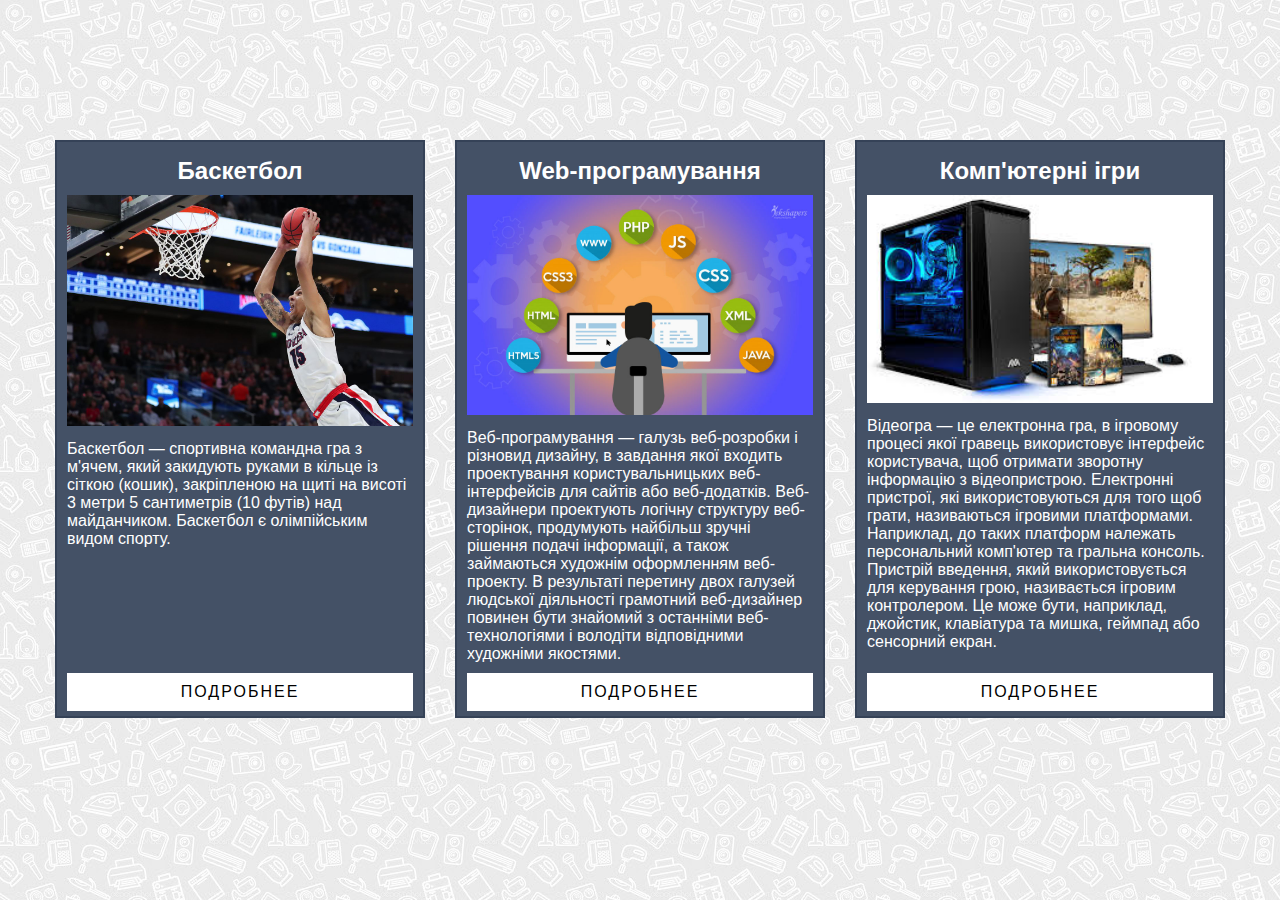
<file: index.html>
<!DOCTYPE html>
<html lang="en">
<head>
	<meta charset="UTF-8">
	<meta name="viewport" content="width=device-width, initial-scale=1.0">
	<meta http-equiv="X-UA-Compatible" content="ie=edge">
	<title>Мої захоплення</title>
	<link rel="stylesheet" href="assets/css/main.css">
</head>
<body>
	<div class="wrapper">
		<main class="main">
			<div class="container">
				<div class="main__body">
					<div class="main__column">
						<div class="main__item">
							<div class="item__title">Баскетбол</div>
							<div class="item__image"><img src="assets/img/basketball.jpg" alt="basketball"></div>
							<div class="item__description">
								Баскетбол — спортивна командна гра з м'ячем, який закидують руками в кільце із сіткою (кошик), закріпленою на щиті на висоті 3 метри 5 сантиметрів (10 футів) над майданчиком. Баскетбол є олімпійським видом спорту.
							</div>
							<a href="basket.html" class="item__link">Подробнее</a>
						</div>
					</div>
					<div class="main__column">
						<div class="main__item">
							<div class="item__title">Web-програмування</div>
							<div class="item__image"><img src="assets/img/web.jpg" alt="basketball"></div>
							<div class="item__description">
								Веб-програмування — галузь веб-розробки і різновид дизайну, в завдання якої входить проектування користувальницьких веб-інтерфейсів для сайтів або веб-додатків. Веб-дизайнери проектують логічну структуру веб-сторінок, продумують найбільш зручні рішення подачі інформації, а також займаються художнім оформленням веб-проекту. В результаті перетину двох галузей людської діяльності грамотний веб-дизайнер повинен бути знайомий з останніми веб-технологіями і володіти відповідними художніми якостями.
							</div>
							<a href="web.html" class="item__link">Подробнее</a>
						</div>
					</div>	
					<div class="main__column">
						<div class="main__item">
							<div class="item__title">Комп'ютерні ігри</div>
							<div class="item__image"><img src="assets/img/games.jpg" alt="basketball"></div>
							<div class="item__description">
								Відеогра — це електронна гра, в ігровому процесі якої гравець використовує інтерфейс користувача, щоб отримати зворотну інформацію з відеопристрою. Електронні пристрої, які використовуються для того щоб грати, називаються ігровими платформами. Наприклад, до таких платформ належать персональний комп'ютер та гральна консоль. Пристрій введення, який використовується для керування грою, називається ігровим контролером. Це може бути, наприклад, джойстик, клавіатура та мишка, геймпад або сенсорний екран.
							</div>
							<a href="games.html" class="item__link">Подробнее</a>
						</div>
					</div>	
				</div>
			</div>
		</main>
	</div>
</body>
</html>
</file>
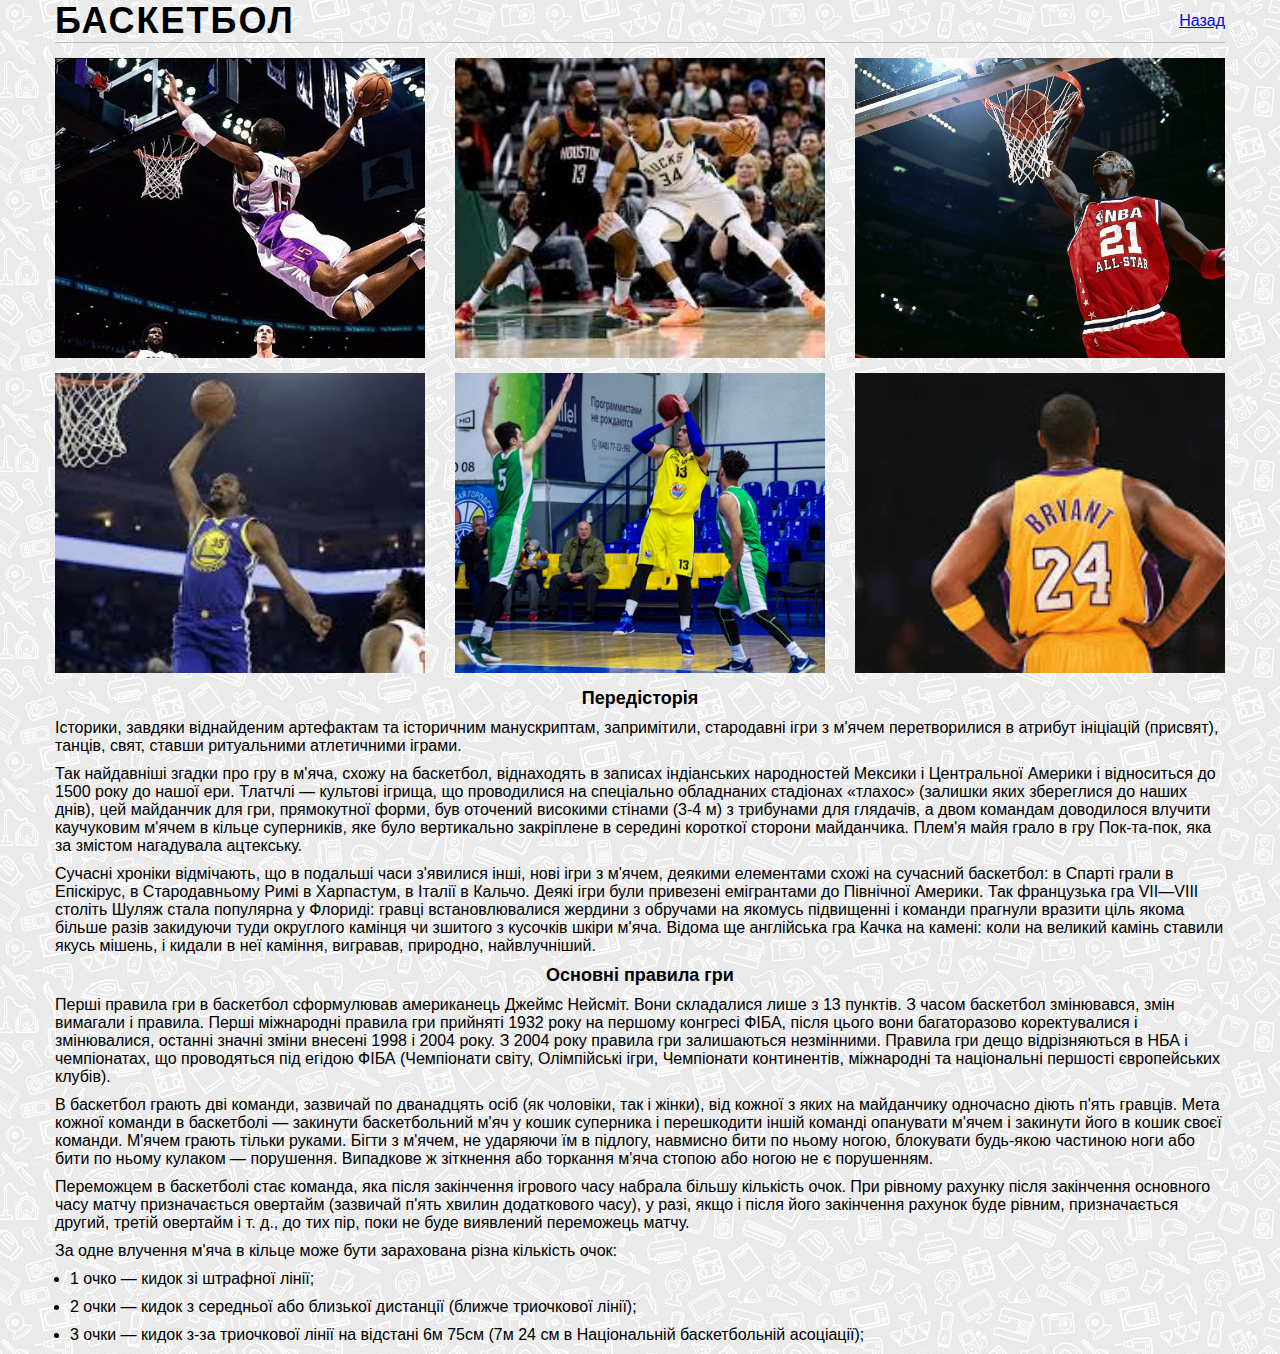
<file: basket.html>
<!DOCTYPE html>
<html lang="en">
<head>
	<meta charset="UTF-8">
	<meta name="viewport" content="width=device-width, initial-scale=1.0">
	<meta http-equiv="X-UA-Compatible" content="ie=edge">
	<title>Захоплення | Баскетбол</title>
	<link rel="stylesheet" href="assets/css/main.css">
</head>
<body>
	<div class="wrapper">
		<div class="basket">
			<div class="container">
				<div class="basket__body">
					<div class="basket__titles">
						<div class="basket__title">Баскетбол</div>
						<a href="index.html" class="back__link">Назад</a>
					</div>
					<div class="basket__gallery">
						<div class="basket__row">
							<div class="basket__column">
								<div class="basket__item first"></div>
							</div>
							<div class="basket__column">
								<div class="basket__item second"></div>
							</div>
							<div class="basket__column">
								<div class="basket__item third"></div>
							</div>
						</div>
						<div class="basket__row">
							<div class="basket__column">
								<div class="basket__item fourth"></div>
							</div>
							<div class="basket__column">
								<div class="basket__item fifth"></div>
							</div>
							<div class="basket__column">
								<div class="basket__item sixth"></div>
							</div>
						</div>
					</div>
					<div class="basket__text">
						<div class="text__subtitle">Передісторія</div>
						<p>Історики, завдяки віднайденим артефактам та історичним манускриптам, запримітили, стародавні ігри з м'ячем перетворилися в атрибут ініціацій (присвят), танців, свят, ставши ритуальними атлетичними іграми.</p>
						<p>Так найдавніші згадки про гру в м'яча, схожу на баскетбол, віднаходять в записах індіанських народностей Мексики і Центральної Америки і відноситься до 1500 року до нашої ери. Тлатчлі — культові ігрища, що проводилися на спеціально обладнаних стадіонах «тлахос» (залишки яких збереглися до наших днів), цей майданчик для гри, прямокутної форми, був оточений високими стінами (3-4 м) з трибунами для глядачів, а двом командам доводилося влучити каучуковим м'ячем в кільце суперників, яке було вертикально закріплене в середині короткої сторони майданчика. Плем'я майя грало в гру Пок-та-пок, яка за змістом нагадувала ацтекську.</p>
						<p>Сучасні хроніки відмічають, що в подальші часи з'явилися інші, нові ігри з м'ячем, деякими елементами схожі на сучасний баскетбол: в Спарті грали в Епіскірус, в Стародавньому Римі в Харпастум, в Італії в Кальчо. Деякі ігри були привезені емігрантами до Північної Америки. Так французька гра VII—VIII століть Шуляж стала популярна у Флориді: гравці встановлювалися жердини з обручами на якомусь підвищенні і команди прагнули вразити ціль якома більше разів закидуючи туди округлого камінця чи зшитого з кусочків шкіри м'яча. Відома ще англійська гра Качка на камені: коли на великий камінь ставили якусь мішень, і кидали в неї каміння, вигравав, природно, найвлучніший.</p>
						<div class="text__subtitle">Основні правила гри</div>
						<p>Перші правила гри в баскетбол сформулював американець Джеймс Нейсміт. Вони складалися лише з 13 пунктів. З часом баскетбол змінювався, змін вимагали і правила. Перші міжнародні правила гри прийняті 1932 року на першому конгресі ФІБА, після цього вони багаторазово коректувалися і змінювалися, останні значні зміни внесені 1998 і 2004 року. З 2004 року правила гри залишаються незмінними. Правила гри дещо відрізняються в НБА і чемпіонатах, що проводяться під егідою ФІБА (Чемпіонати світу, Олімпійські ігри, Чемпіонати континентів, міжнародні та національні першості європейських клубів).</p>
						<p>В баскетбол грають дві команди, зазвичай по дванадцять осіб (як чоловіки, так і жінки), від кожної з яких на майданчику одночасно діють п'ять гравців. Мета кожної команди в баскетболі — закинути баскетбольний м'яч у кошик суперника і перешкодити іншій команді опанувати м'ячем і закинути його в кошик своєї команди. М'ячем грають тільки руками. Бігти з м'ячем, не ударяючи їм в підлогу, навмисно бити по ньому ногою, блокувати будь-якою частиною ноги або бити по ньому кулаком — ​​порушення. Випадкове ж зіткнення або торкання м'яча стопою або ногою не є порушенням.</p>
						<p>Переможцем в баскетболі стає команда, яка після закінчення ігрового часу набрала більшу кількість очок. При рівному рахунку після закінчення основного часу матчу призначається овертайм (зазвичай п'ять хвилин додаткового часу), у разі, якщо і після його закінчення рахунок буде рівним, призначається другий, третій овертайм і т. д., до тих пір, поки не буде виявлений переможець матчу.</p>
						<p>За одне влучення м'яча в кільце може бути зарахована різна кількість очок:</p>
						<ul class="text__list">
							<li>
								<p>1 очко — кидок зі штрафної лінії;</p>
							</li>
							<li>
								<p>2 очки — кидок з середньої або близької дистанції (ближче триочкової лінії);</p>
							</li>
							<li>
								<p>3 очки — кидок з-за триочкової лінії на відстані 6м 75см (7м 24 см в Національній баскетбольній асоціації);</p>
							</li>
						</ul>
					</div>
				</div>
			</div>
		</div>
	</div>
</body>
</html>
</file>
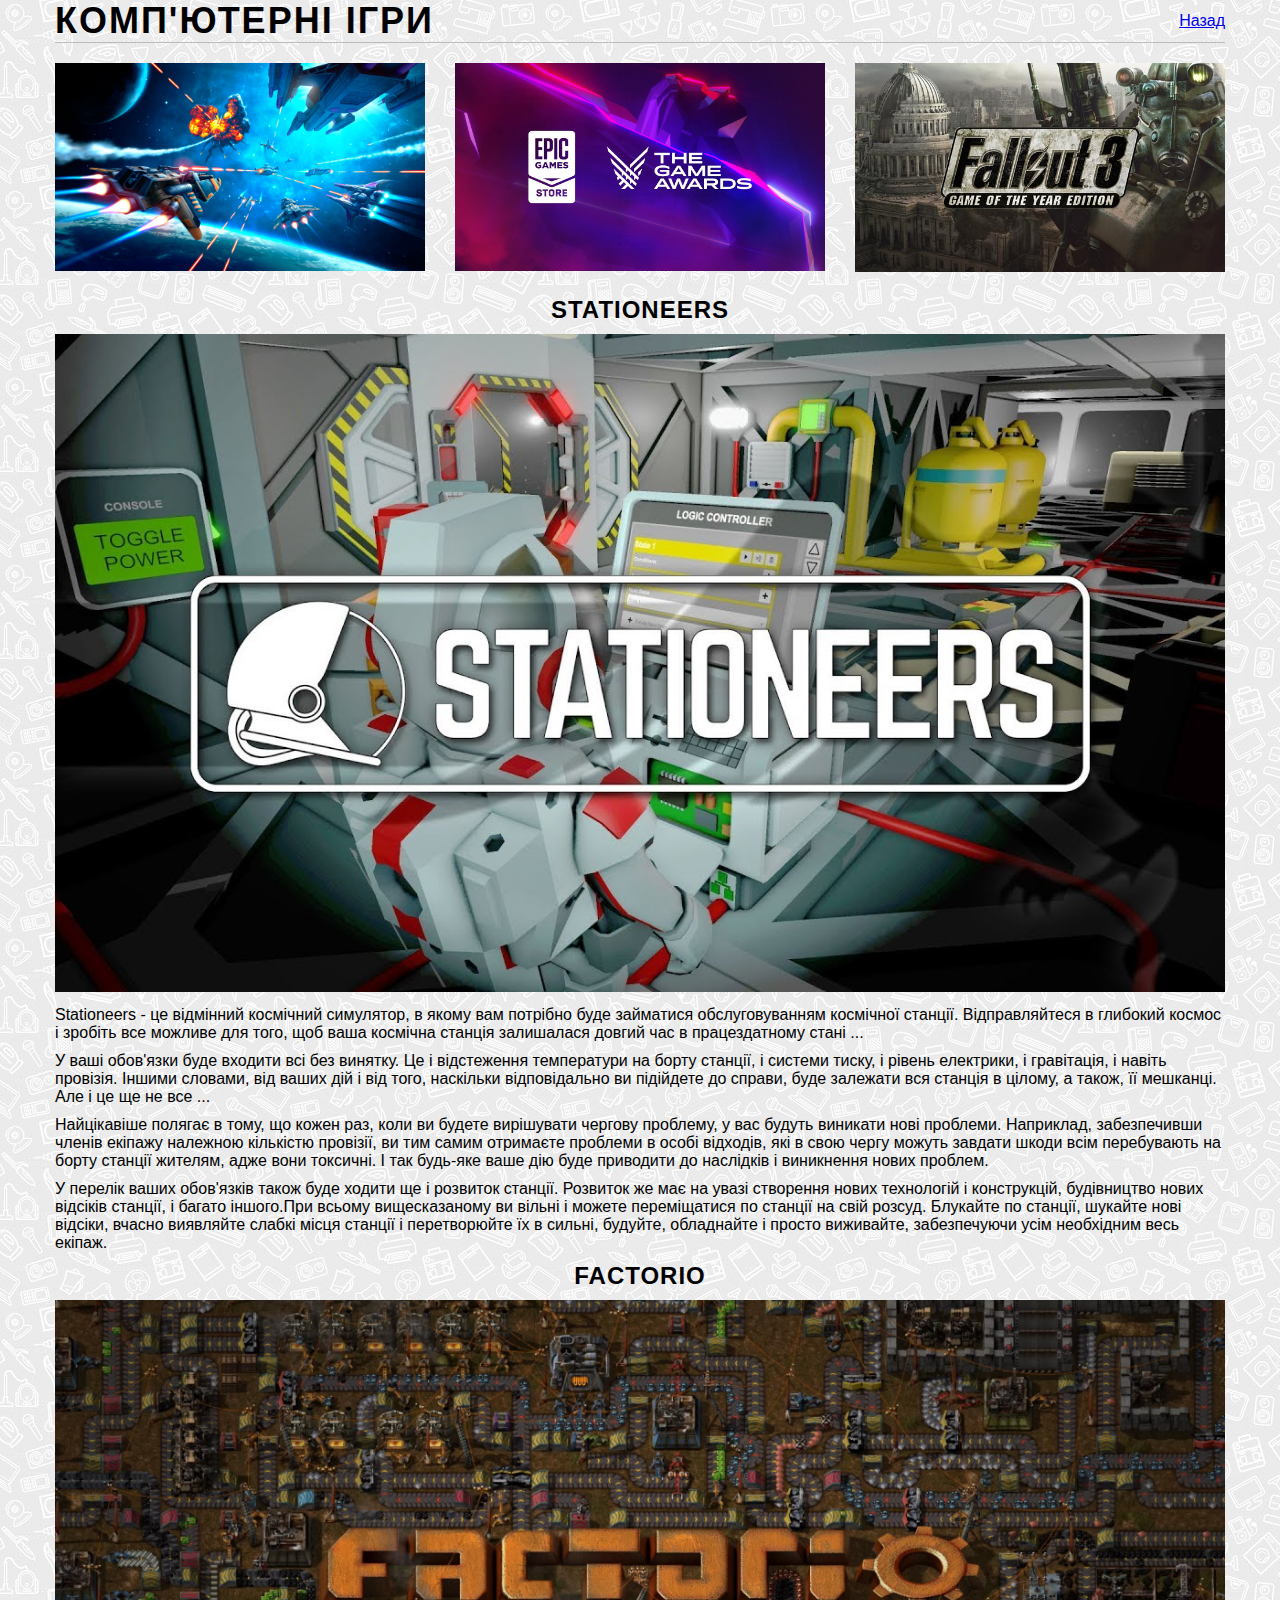
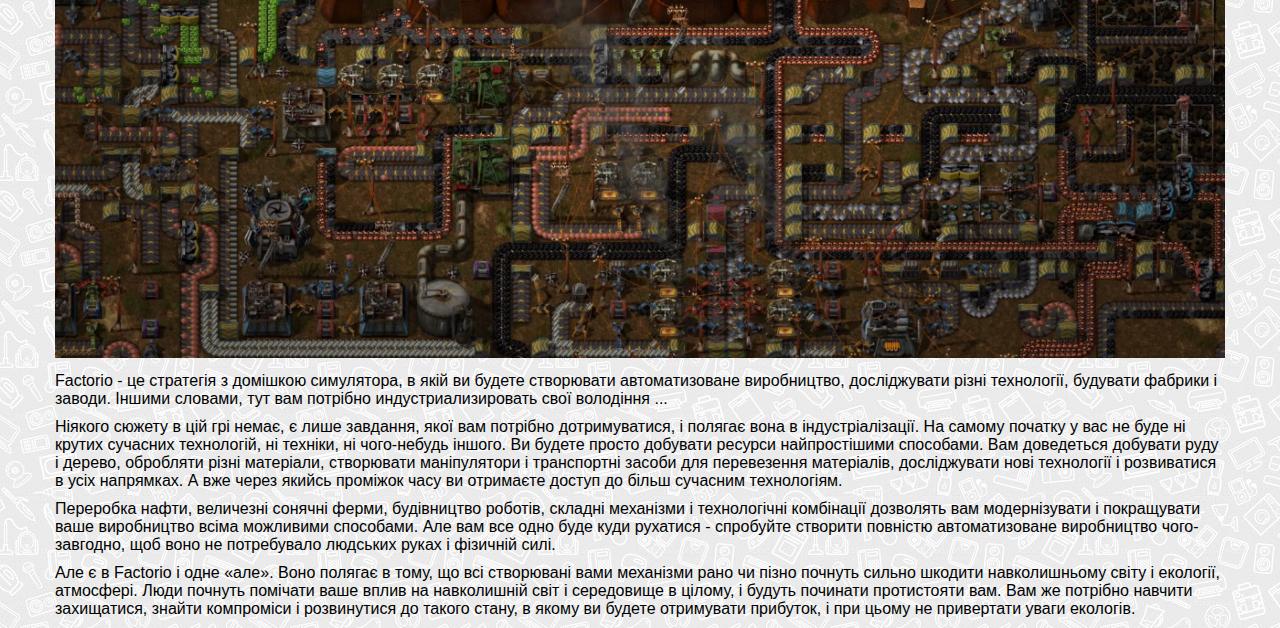
<file: games.html>
<!DOCTYPE html>
<html lang="en">
<head>
	<meta charset="UTF-8">
	<meta name="viewport" content="width=device-width, initial-scale=1.0">
	<meta http-equiv="X-UA-Compatible" content="ie=edge">
	<title>Захоплення | Комп'ютерні ігри</title>
	<link rel="stylesheet" href="assets/css/main.css">
</head>
<body>
	<div class="wrapper">
		<div class="games">
			<div class="container">
				<div class="games__body">
					<div class="games__titles">
						<div class="games__title">Комп'ютерні ігри</div>
						<a href="index.html" class="back__link">Назад</a>
					</div>
					<div class="games__gallery">
						<div class="gallery__row">
							<div class="gallery__column">
								<div class="gallery__item">
									<img src="assets/img/games/1.jpg" alt="">
								</div>
							</div>
							<div class="gallery__column">
								<div class="gallery__item">
									<img src="assets/img/games/2.jpg" alt="">
								</div>
							</div>
							<div class="gallery__column">
								<div class="gallery__item">
									<img src="assets/img/games/3.jpg" alt="">
								</div>
							</div>
						</div>
					</div>
					<div class="games__text">
						<div class="text__stationeers">
							<div class="text__subtitle games__subtitle">Stationeers</div>
							<div class="text__img"><img src="assets/img/games/stationeers.jpg" alt=""></div>
							<p>Stationeers - це відмінний космічний симулятор, в якому вам потрібно буде займатися обслуговуванням космічної станції. Відправляйтеся в глибокий космос і зробіть все можливе для того, щоб ваша космічна станція залишалася довгий час в працездатному стані ...</p>
							<p>У ваші обов'язки буде входити всі без винятку. Це і відстеження температури на борту станції, і системи тиску, і рівень електрики, і гравітація, і навіть провізія. Іншими словами, від ваших дій і від того, наскільки відповідально ви підійдете до справи, буде залежати вся станція в цілому, а також, її мешканці. Але і це ще не все ...</p>
							<p>Найцікавіше полягає в тому, що кожен раз, коли ви будете вирішувати чергову проблему, у вас будуть виникати нові проблеми. Наприклад, забезпечивши членів екіпажу належною кількістю провізії, ви тим самим отримаєте проблеми в особі відходів, які в свою чергу можуть завдати шкоди всім перебувають на борту станції жителям, адже вони токсичні. І так будь-яке ваше дію буде приводити до наслідків і виникнення нових проблем.</p>
							<p>У перелік ваших обов'язків також буде ходити ще і розвиток станції. Розвиток же має на увазі створення нових технологій і конструкцій, будівництво нових відсіків станції, і багато іншого.При всьому вищесказаному ви вільні і можете переміщатися по станції на свій розсуд. Блукайте по станції, шукайте нові відсіки, вчасно виявляйте слабкі місця станції і перетворюйте їх в сильні, будуйте, обладнайте і просто виживайте, забезпечуючи усім необхідним весь екіпаж.</p>
						</div>
						<div class="text__factorio">
							<div class="text__subtitle games__subtitle">Factorio</div>
							<div class="text__img"><img src="assets/img/games/factorio.jpg" alt=""></div>
							<p>Factorio - це стратегія з домішкою симулятора, в якій ви будете створювати автоматизоване виробництво, досліджувати різні технології, будувати фабрики і заводи. Іншими словами, тут вам потрібно индустриализировать свої володіння ...</p>
							<p>Ніякого сюжету в цій грі немає, є лише завдання, якої вам потрібно дотримуватися, і полягає вона в індустріалізації. На самому початку у вас не буде ні крутих сучасних технологій, ні техніки, ні чого-небудь іншого. Ви будете просто добувати ресурси найпростішими способами. Вам доведеться добувати руду і дерево, обробляти різні матеріали, створювати маніпулятори і транспортні засоби для перевезення матеріалів, досліджувати нові технології і розвиватися в усіх напрямках. А вже через якийсь проміжок часу ви отримаєте доступ до більш сучасним технологіям.</p>
							<p>Переробка нафти, величезні сонячні ферми, будівництво роботів, складні механізми і технологічні комбінації дозволять вам модернізувати і покращувати ваше виробництво всіма можливими способами. Але вам все одно буде куди рухатися - спробуйте створити повністю автоматизоване виробництво чого-завгодно, щоб воно не потребувало людських руках і фізичній силі.</p>
							<p>Але є в Factorio і одне «але». Воно полягає в тому, що всі створювані вами механізми рано чи пізно почнуть сильно шкодити навколишньому світу і екології, атмосфері. Люди почнуть помічати ваше вплив на навколишній світ і середовище в цілому, і будуть починати протистояти вам. Вам же потрібно навчити захищатися, знайти компроміси і розвинутися до такого стану, в якому ви будете отримувати прибуток, і при цьому не привертати уваги екологів.</p>
						</div>
					</div>
				</div>
			</div>
		</div>
	</div>
</body>
</html>
</file>
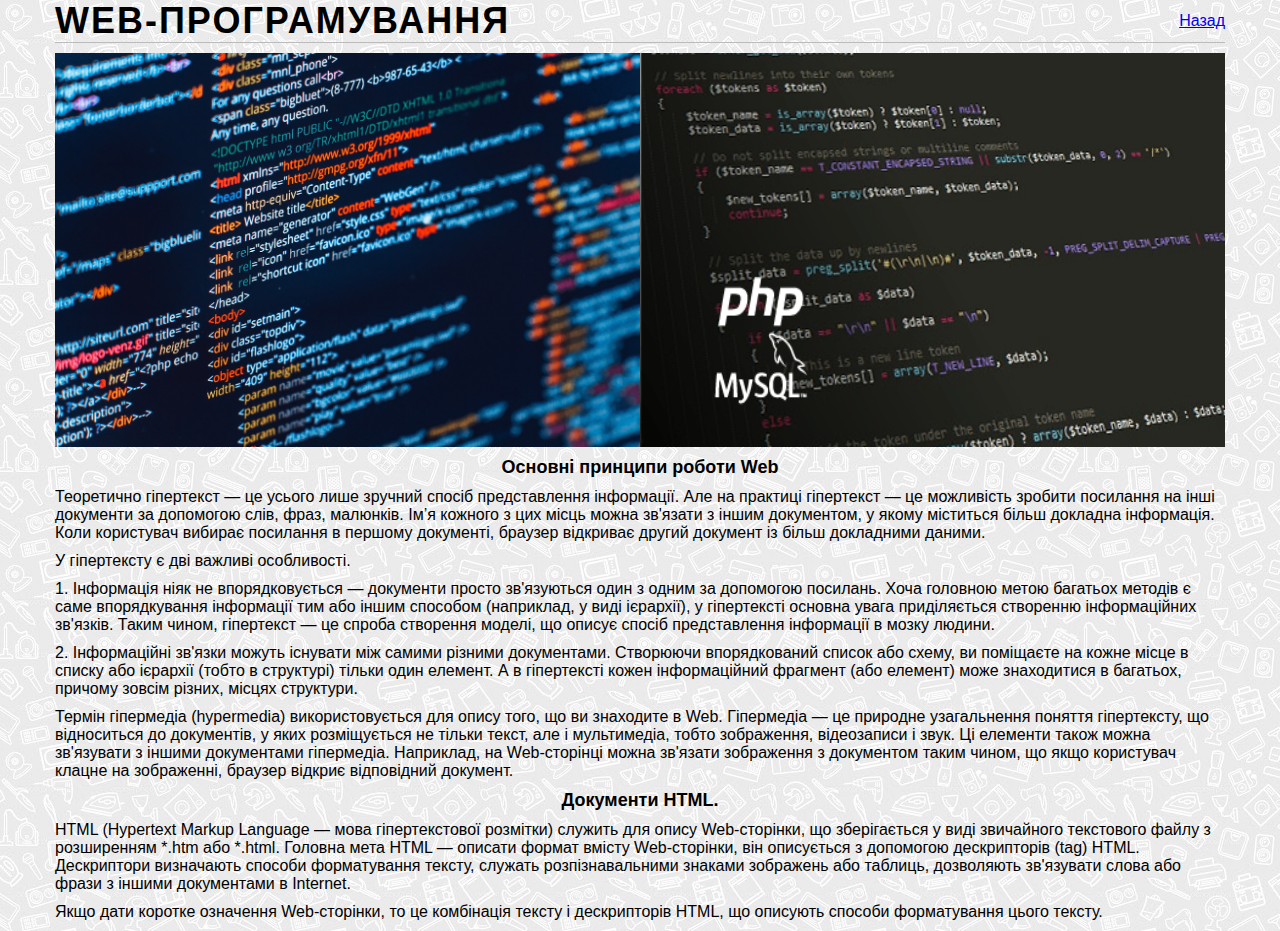
<file: web.html>
<!DOCTYPE html>
<html lang="en">
<head>
	<meta charset="UTF-8">
	<meta name="viewport" content="width=device-width, initial-scale=1.0">
	<meta http-equiv="X-UA-Compatible" content="ie=edge">
	<title>Захоплення | Web-програмування</title>
	<link rel="stylesheet" href="assets/css/main.css">
</head>
<body>
	<div class="wrapper">
		<div class="web">
			<div class="container">
				<div class="web__body">
					<div class="web__titles">
						<div class="web__title">Web-програмування</div>
						<a href="index.html" class="back__link">Назад</a>
					</div>
					<div class="web__images">
						<div class="web__item"><img src="assets/img/web/1.jpg" alt=""></div>
						<div class="web__item"><img src="assets/img/web/2.png" alt=""></div>
					</div>
					<div class="web__text">
						<div class="text__subtitle">Основні принципи роботи Web</div>
						<p>Теоретично гіпертекст — це усього лише зручний спосіб представлення інформації. Але на практиці гіпертекст — це можливість зробити посилання на інші документи за допомогою слів, фраз, малюнків. Ім’я кожного з цих місць можна зв'язати з іншим документом, у якому міститься більш докладна інформація. Коли користувач вибирає посилання в першому документі, браузер відкриває другий документ із більш докладними даними.</p>
						<p>У гіпертексту є дві важливі особливості.</p>
						<p>1. Інформація ніяк не впорядковується — документи просто зв'язуються один з одним за допомогою посилань. Хоча головною метою багатьох методів є саме впорядкування інформації тим або іншим способом (наприклад, у виді ієрархії), у гіпертексті основна увага приділяється створенню інформаційних зв'язків. Таким чином, гіпертекст — це спроба створення моделі, що описує спосіб представлення інформації в мозку людини.</p>
						<p>2. Інформаційні зв'язки можуть існувати між самими різними документами. Створюючи впорядкований список або схему, ви поміщаєте на кожне місце в списку або ієрархії (тобто в структурі) тільки один елемент. А в гіпертексті кожен інформаційний фрагмент (або елемент) може знаходитися в багатьох, причому зовсім різних, місцях структури.</p>
						<p>Термін гіпермедіа (hypermedia) використовується для опису того, що ви знаходите в Web. Гіпермедіа — це природне узагальнення поняття гіпертексту, що відноситься до документів, у яких розміщується не тільки текст, але і мультимедіа, тобто зображення, відеозаписи і звук. Ці елементи також можна зв'язувати з іншими документами гіпермедіа. Наприклад, на Web-сторінці можна зв'язати зображення з документом таким чином, що якщо користувач клацне на зображенні, браузер відкриє відповідний документ.</p>
						<div class="text__subtitle">Документи HTML.</div>
						<p>HTML (Hypertext Markup Language — мова гіпертекстової розмітки) служить для опису Web-сторінки, що зберігається у виді звичайного текстового файлу з розширенням *.htm або *.html. Головна мета HTML — описати формат вмісту Web-сторінки, він описується з допомогою дескрипторів (tag) HTML. Дескриптори визначають способи форматування тексту, служать розпізнавальними знаками зображень або таблиць, дозволяють зв'язувати слова або фрази з іншими документами в Internet.</p>
						<p>Якщо дати коротке означення Web-сторінки, то це комбінація тексту і дескрипторів HTML, що описують способи форматування цього тексту.</p>
					</div>
				</div>
			</div>
		</div>
	</div>
</body>
</html>
</file>
<file: assets/css/main.css>
*,*:before,*:after{
	margin: 0;
	padding: 0;
	border: 0;
	-webkit-box-sizing: border-box;
	-moz-box-sizing: border-box;
	box-sizing: border-box;
}

body{
	font-family: 'Arial', sans-serif;
	background: url(../img/bg.jpg) 0 0;
}

.container {
	max-width: 1170px;
	margin: 0 auto
}


.main {
	color: #fff;
}
.main__body {
	display: -webkit-flex;
	display: -moz-flex;
	display: -ms-flex;
	display: -o-flex;
	display: flex;
	justify-content: center;
	margin: 12% -15px 0px -15px;
}
.main__column {
	flex: 0 1 33.333%;
	margin: 0 15px;
	border: 2px solid #354257;
	background-color: #445166;
	padding: 5px 10px;
	display: flex;
}
.main__item {
	display: flex;
	flex-direction: column;
}
.item__title {
	font-size: 24px;
	font-weight: 700;
	text-align: center;
	padding: 10px 0;
}
.item__image {
	width: 100%;
}
.item__image img{
	width: 100%;
}
.item__description {
	margin: 10px 0px 0px 0px;
	flex: 1 1 auto;
}
.item__link{
	text-decoration: none;
	color: #000;
	background-color: #fff;
	padding: 10px 24px;
	text-align: center;
	text-transform: uppercase;
	letter-spacing: 2px;
	margin: 10px 0px 0px 0px;
}


.basket__titles {
	display: -webkit-flex;
	display: -moz-flex;
	display: -ms-flex;
	display: -o-flex;
	display: flex;
	justify-content: space-between;
	-ms-align-items: center;
	align-items: center;
	border-bottom: 1px solid #bbb;
}
.basket__title{
	font-size: 36px;
	font-weight: 700;
	text-transform: uppercase;
	letter-spacing: 2px;
}
.basket__gallery {
	margin: 5px 0;
}
.basket__row {
	display: flex;
	margin: 15px -15px;
}
.basket__column {
	flex: 0 1 33.3333%;
	margin: 0 15px;
}
.basket__item {
	width: 100%;
	height: 300px;
}
.basket__item.first{
	background: url(../img/basketball/1.jpg) no-repeat center/cover;
}
.basket__item.second{
	background: url(../img/basketball/2.jpg) no-repeat center/cover;
}
.basket__item.third{
	background: url(../img/basketball/3.jpg) no-repeat center/cover;
}
.basket__item.fourth{
	background: url(../img/basketball/4.jpg) no-repeat center/cover;
}
.basket__item.fifth{
	background: url(../img/basketball/5.jpg) no-repeat center/cover;
}
.basket__item.sixth{
	background: url(../img/basketball/6.jpg) no-repeat center/cover;
}
.basket__text p{
	margin: 10px 0;
}
.text__subtitle {
	font-weight: 700;
	font-size: 18px;
	text-align: center;
}
.text__list {
	margin: 0px 0px 0px 15px;
}
.web__titles {
	display: -webkit-flex;
	display: -moz-flex;
	display: -ms-flex;
	display: -o-flex;
	display: flex;
	justify-content: space-between;
	-ms-align-items: center;
	align-items: center;
	border-bottom: 1px solid #bbb;
}
.web__title{
	font-size: 36px;
	font-weight: 700;
	text-transform: uppercase;
	letter-spacing: 2px;
}
.web__images {
	margin: 10px 0px 0px 0px;
	display: -webkit-flex;
	display: -moz-flex;
	display: -ms-flex;
	display: -o-flex;
	display: flex;
}
.web__item {
	flex: 0 1 50%;
}
.web__item img{
	width: 100%;
	height: 100%;
}
.web__text{
	margin: 10px 0px 0px 0px;
}
.web__text p{
	margin: 10px 0;
}
.games__titles {
	display: -webkit-flex;
	display: -moz-flex;
	display: -ms-flex;
	display: -o-flex;
	display: flex;
	justify-content: space-between;
	-ms-align-items: center;
	align-items: center;
	border-bottom: 1px solid #bbb;
}
.games__title{
	font-size: 36px;
	font-weight: 700;
	text-transform: uppercase;
	letter-spacing: 2px;
}

.games__gallery {
	margin: 20px 0px 0px 0px;
}
.gallery__row {
	display: -webkit-flex;
	display: -moz-flex;
	display: -ms-flex;
	display: -o-flex;
	display: flex;
	margin: 0 -15px;
}
.gallery__column {
	padding: 0 15px;
	flex: 0 1 33.3333%;
}
.gallery__item{
	cursor: pointer;
	transition: .3s all;
}
.gallery__item:hover{
	transform: scale(1.1);
}
.gallery__item img{
	width: 100%;
}
.games__text{
	margin: 20px 0px 0px 0px;
}
.games__text p{
	margin: 10px 0;
}
.text__img img{
	max-width: 100%;
}
.text__subtitle.games__subtitle{
	font-weight: 700;
	font-size: 24px;
	text-align: center;
	letter-spacing: 1px;
	margin: 0px 0px 10px 0px;
	text-transform: uppercase;
}
</file>
